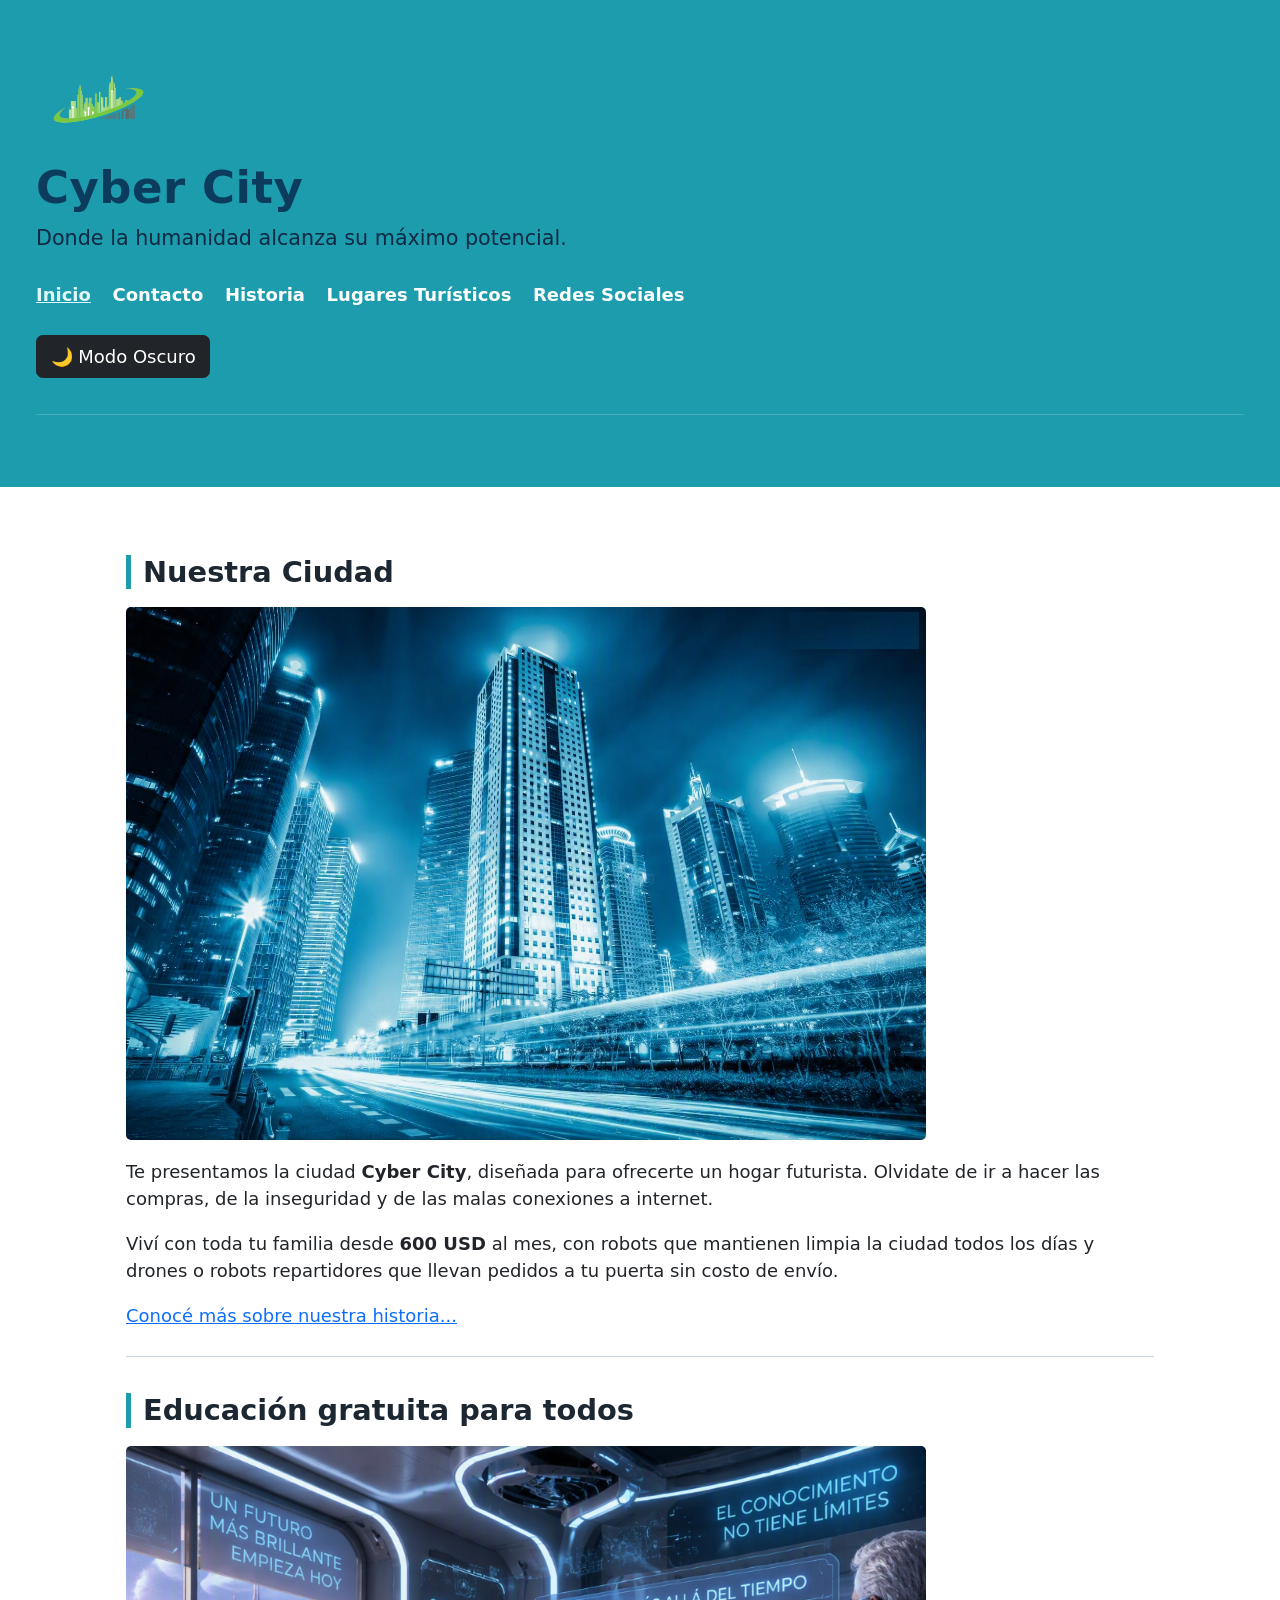
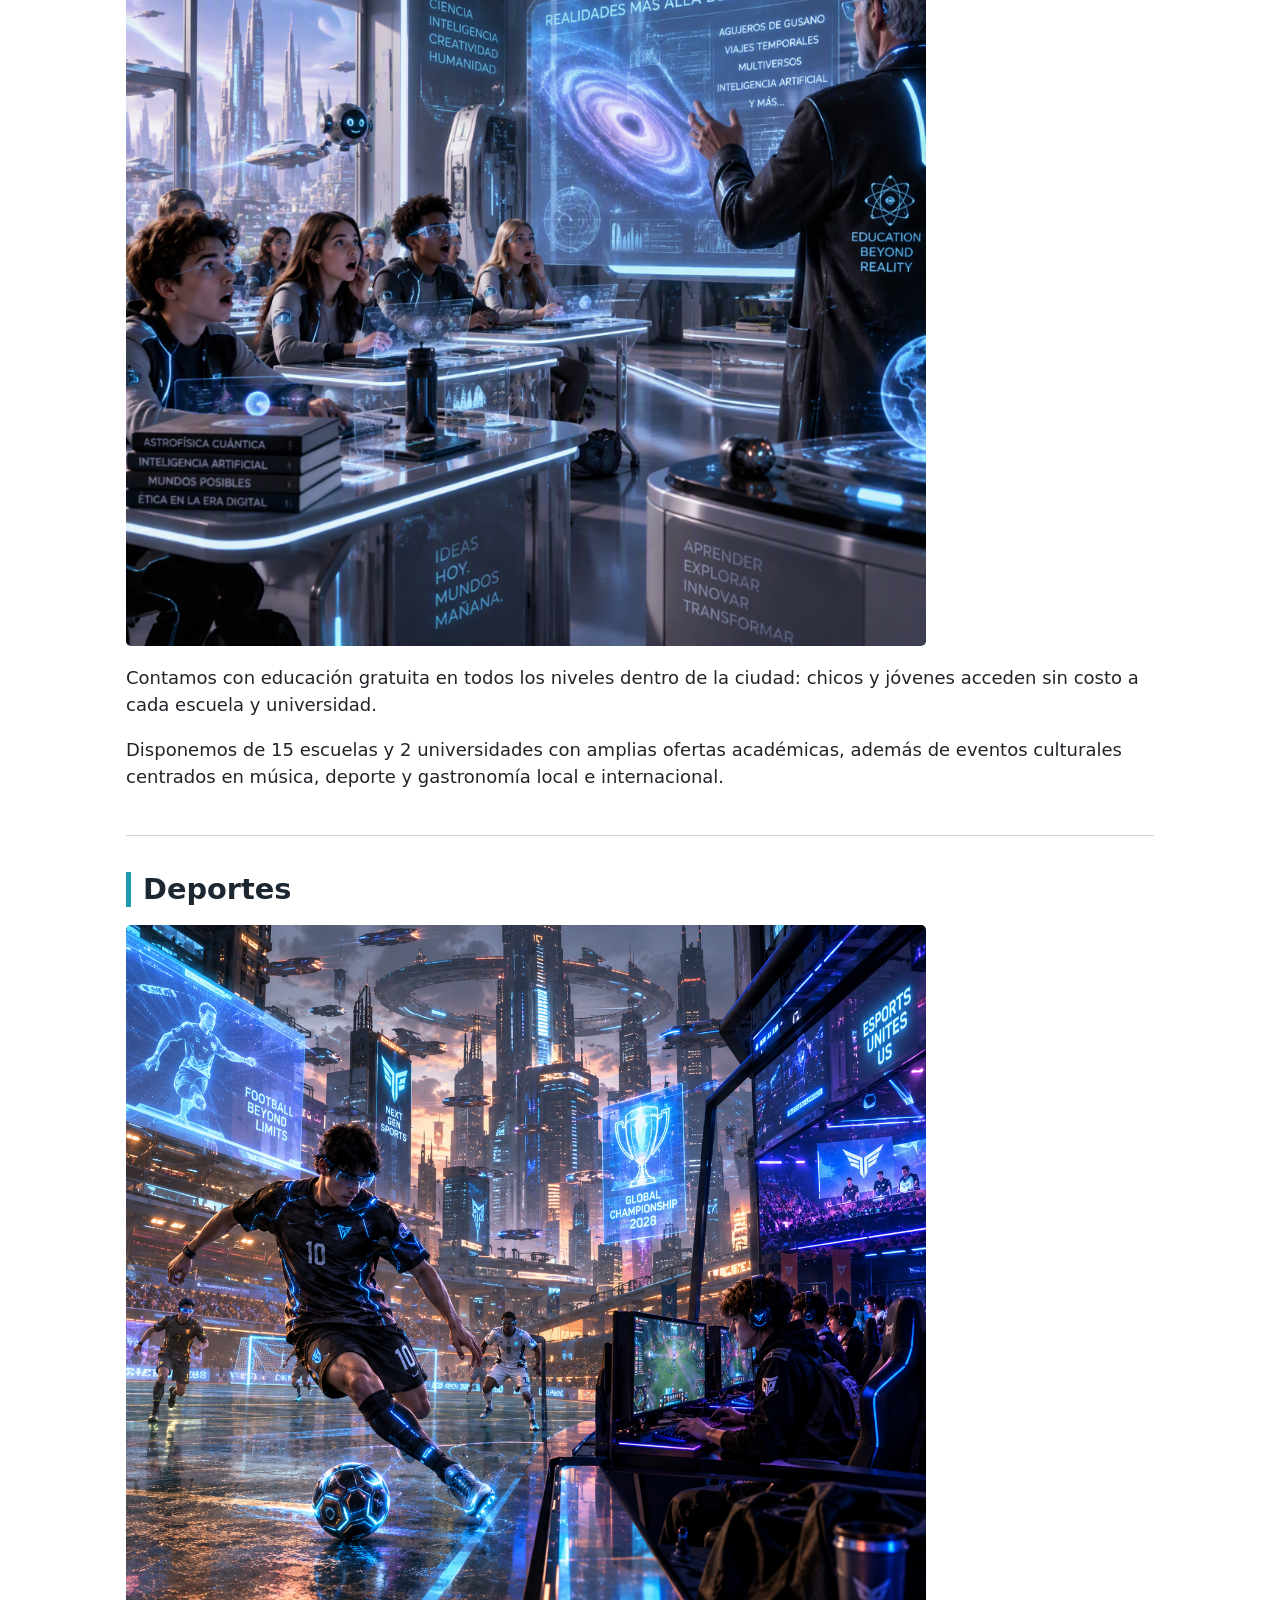
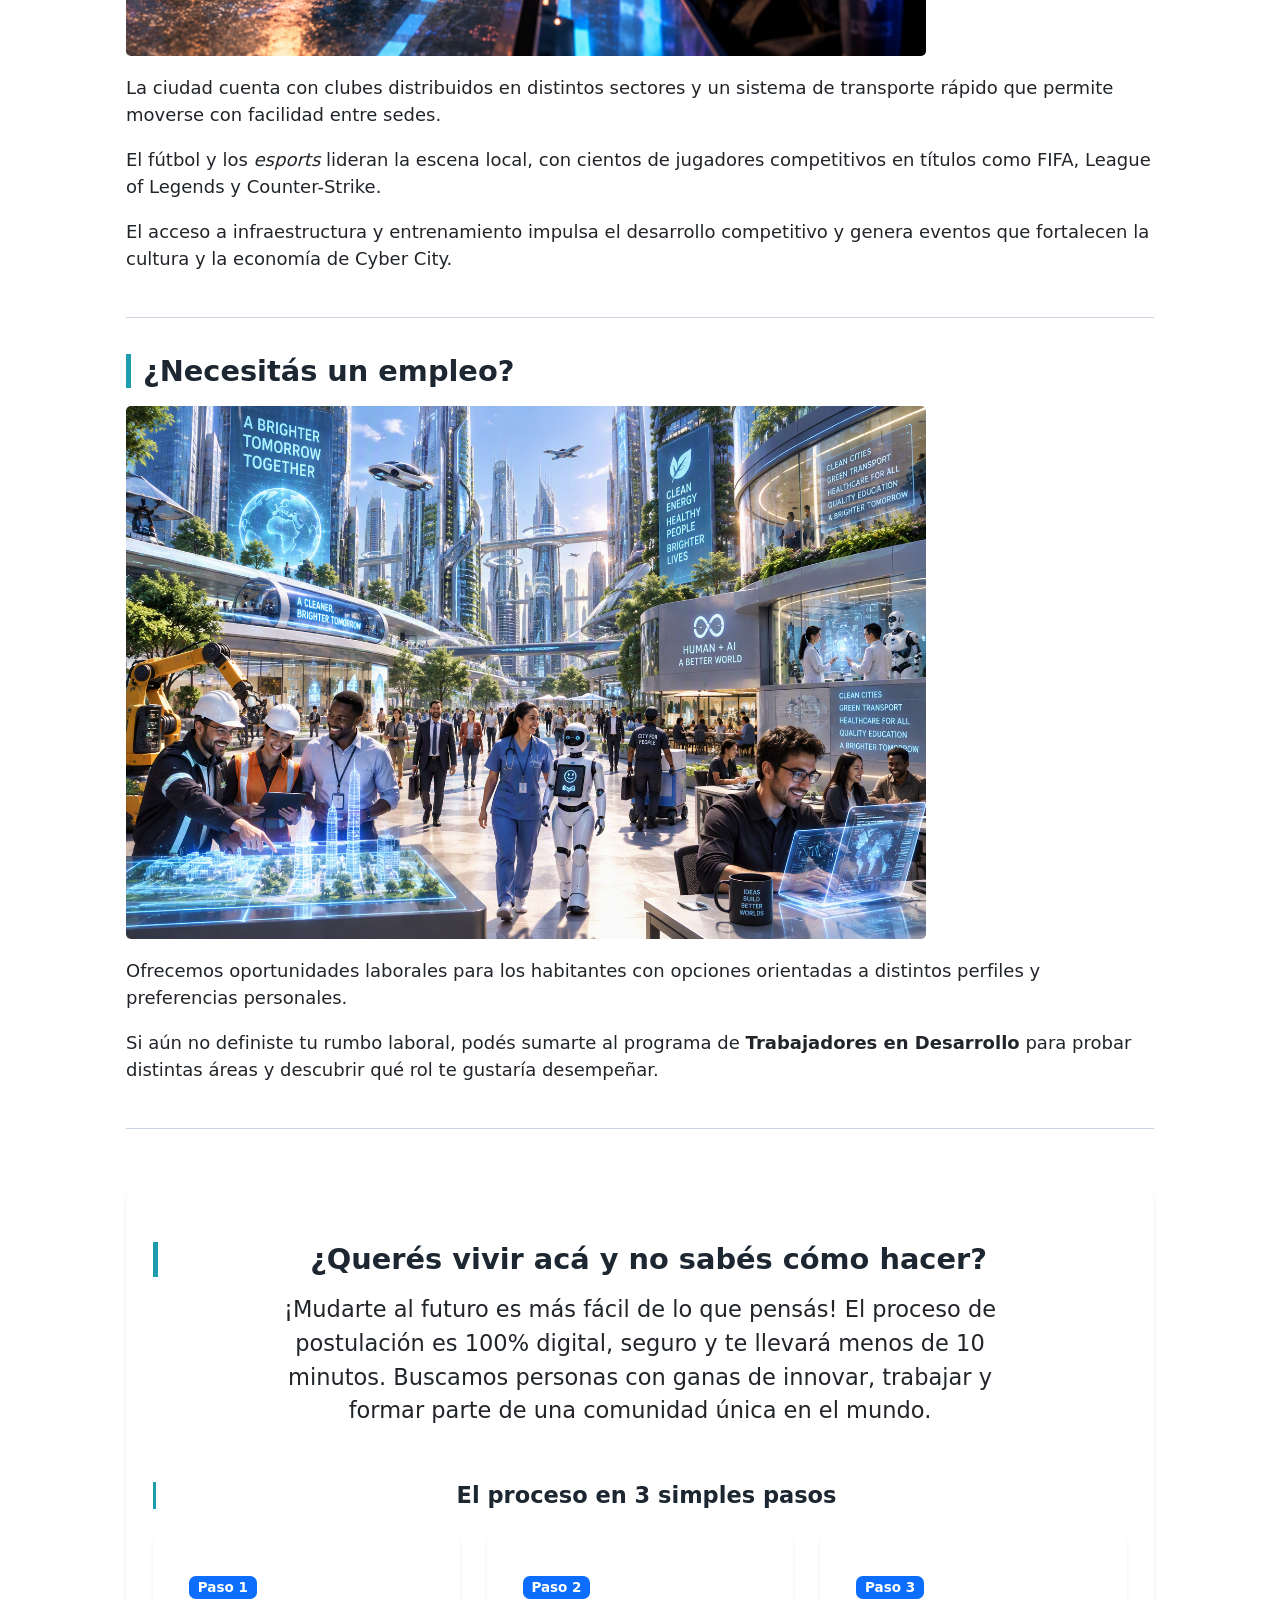
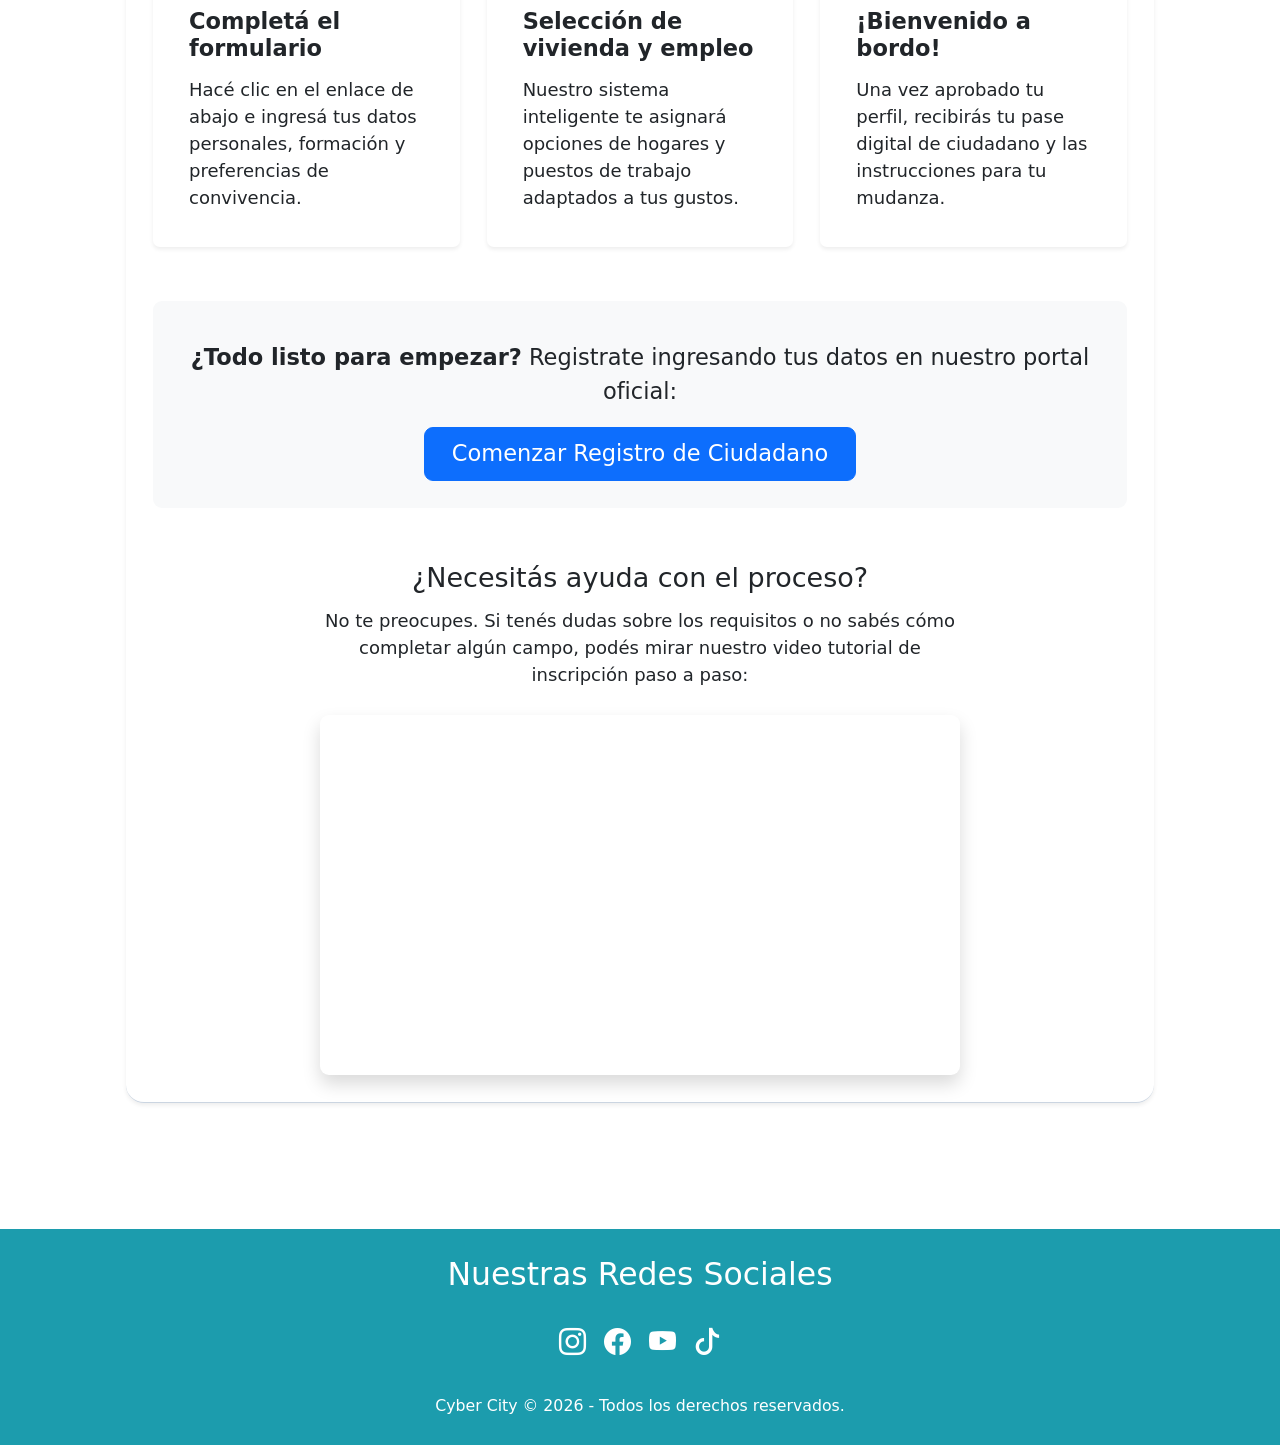
<file: index.html>
<!DOCTYPE html>
<html lang="es">
<head>
    <meta charset="UTF-8">
    <meta name="viewport" content="width=device-width, initial-scale=1.0">
    <title>Inicio — Cyber City</title>

    <link rel="preconnect" href="https://fonts.googleapis.com">
    <link rel="preconnect" href="https://fonts.gstatic.com" crossorigin>
    <link href="https://cdn.jsdelivr.net/npm/bootstrap@5.3.8/dist/css/bootstrap.min.css" rel="stylesheet" integrity="sha384-sRIl4kxILFvY47J16cr9ZwB07vP4J8+LH7qKQnuqkuIAvNWLzeN8tE5YBujZqJLB" crossorigin="anonymous">
    <link rel="stylesheet" href="https://cdn.jsdelivr.net/npm/bootstrap-icons@1.11.3/font/bootstrap-icons.min.css">
    <link href="https://fonts.googleapis.com/css2?family=Cherry+Bomb+One&family=Inter:ital,opsz,wght@0,14..32,100..900;1,14..32,100..900&family=Neuton:ital,wght@0,200;0,300;0,400;0,700;0,800;1,400&family=Tangerine:wght@400;700&display=swap" rel="stylesheet">
    <link rel="stylesheet" href="./CSS/estilos.css">
</head>
<body>
    <header>
        <img src="./img/logo-futurista.png" alt="Logo de Cyber City" height="125" width="125">
        <h1>Cyber City</h1>
        <p class="lema-ciudad">Donde la humanidad alcanza su máximo potencial.</p>

        <nav class="navbar navbar-expand-md" aria-label="Navegación principal">
            <button class="navbar-toggler" type="button" data-bs-toggle="collapse" data-bs-target="#navbarNav" aria-controls="navbarNav" aria-expanded="false" aria-label="Alternar navegación">
                <span class="barrita"></span>
                <span class="barrita"></span>
                <span class="barrita"></span>
            </button>

            <div class="collapse navbar-collapse" id="navbarNav">
                <ul>
                    <li><a href="./index.html" aria-current="page">Inicio</a></li>
                    <li><a href="./contacto.html">Contacto</a></li>
                    <li><a href="./historia.html">Historia</a></li>
                    <li><a href="./lugaresTuristicos.html">Lugares Turísticos</a></li>
                    <li><a href="#redes">Redes Sociales</a></li>
                </ul>
            </div>
        </nav>

        <button id="btn-tema" class="btn btn-dark mt-2" type="button">🌙 Modo Oscuro</button>
        <hr>
    </header>

    <main>
        <section>
            <h2>Nuestra Ciudad</h2>
            <img src="./img/ciudadFuturistica1.png" alt="Vista panorámica de Cyber City con edificios futuristas" height="534" width="800">
            <p>
                Te presentamos la ciudad <strong>Cyber City</strong>, diseñada para ofrecerte un hogar futurista. Olvidate de ir a hacer las compras, de la inseguridad y de las malas conexiones a internet.
            </p>
            <p>
                Viví con toda tu familia desde <strong>600 USD</strong> al mes, con robots que mantienen limpia la ciudad todos los días y drones o robots repartidores que llevan pedidos a tu puerta sin costo de envío.
            </p>
            <a href="./historia.html">Conocé más sobre nuestra historia...</a>
        </section>

        <section>
            <h2>Educación gratuita para todos</h2>
            <img src="./img/estudiantes.png" alt="Estudiantes en el campus de Cyber City" height="125" width="125">
            <p>
                Contamos con educación gratuita en todos los niveles dentro de la ciudad: chicos y jóvenes acceden sin costo a cada escuela y universidad.
            </p>
            <p>
                Disponemos de 15 escuelas y 2 universidades con amplias ofertas académicas, además de eventos culturales centrados en música, deporte y gastronomía local e internacional.
            </p>
        </section>

        <section>
            <h2>Deportes</h2>
            <img src="./img/deportes.png" alt="Actividades deportivas y competencias en Cyber City" height="125" width="125">
            <p>
                La ciudad cuenta con clubes distribuidos en distintos sectores y un sistema de transporte rápido que permite moverse con facilidad entre sedes.
            </p>
            <p>
                El fútbol y los <em>esports</em> lideran la escena local, con cientos de jugadores competitivos en títulos como FIFA, League of Legends y Counter-Strike.
            </p>
            <p>
                El acceso a infraestructura y entrenamiento impulsa el desarrollo competitivo y genera eventos que fortalecen la cultura y la economía de Cyber City.
            </p>
        </section>

        <section>
            <h2>¿Necesitás un empleo?</h2>
            <img src="./img/Designer.png" alt="Profesional trabajando en diseño y tecnología en Cyber City" height="125" width="125">
            <p>
                Ofrecemos oportunidades laborales para los habitantes con opciones orientadas a distintos perfiles y preferencias personales.
            </p>
            <p>
                Si aún no definiste tu rumbo laboral, podés sumarte al programa de <strong>Trabajadores en Desarrollo</strong> para probar distintas áreas y descubrir qué rol te gustaría desempeñar.
            </p>
        </section>

        <section class="inscripcion container my-5 p-4 rounded-4 shadow-sm">
            <div class="text-center mb-4">
                <h2 class="fw-bold">¿Querés vivir acá y no sabés cómo hacer?</h2>
                <p class="introduccion lead mx-auto" style="max-width: 750px;">
                    ¡Mudarte al futuro es más fácil de lo que pensás! El proceso de postulación es 100% digital, seguro y te llevará <strong>menos de 10 minutos</strong>. Buscamos personas con ganas de innovar, trabajar y formar parte de una comunidad única en el mundo.
                </p>
            </div>

            <div class="my-5">
                <h3 class="text-center mb-4">El proceso en 3 simples pasos</h3>
                <div class="row g-4">
                    <div class="col-md-4">
                        <div class="card h-100 shadow-sm border-0 p-3">
                            <div class="card-body">
                                <span class="badge bg-primary mb-2">Paso 1</span>
                                <h4 class="h5 card-title fw-bold">Completá el formulario</h4>
                                <p class="card-text">Hacé clic en el enlace de abajo e ingresá tus datos personales, formación y preferencias de convivencia.</p>
                            </div>
                        </div>
                    </div>

                    <div class="col-md-4">
                        <div class="card h-100 shadow-sm border-0 p-3">
                            <div class="card-body">
                                <span class="badge bg-primary mb-2">Paso 2</span>
                                <h4 class="h5 card-title fw-bold">Selección de vivienda y empleo</h4>
                                <p class="card-text">Nuestro sistema inteligente te asignará opciones de hogares y puestos de trabajo adaptados a tus gustos.</p>
                            </div>
                        </div>
                    </div>

                    <div class="col-md-4">
                        <div class="card h-100 shadow-sm border-0 p-3">
                            <div class="card-body">
                                <span class="badge bg-primary mb-2">Paso 3</span>
                                <h4 class="h5 card-title fw-bold">¡Bienvenido a bordo!</h4>
                                <p class="card-text">Una vez aprobado tu perfil, recibirás tu pase digital de ciudadano y las instrucciones para tu mudanza.</p>
                            </div>
                        </div>
                    </div>
                </div>
            </div>

            <div class="text-center my-5 p-4 rounded-3 bg-body-tertiary">
                <p class="fs-5 mb-3">
                    <strong>¿Todo listo para empezar?</strong> Registrate ingresando tus datos en nuestro portal oficial:
                </p>
                <a href="./contacto.html" class="boton-registro btn btn-primary btn-lg px-4">Comenzar Registro de Ciudadano</a>
            </div>

            <div class="text-center mt-5">
                <h4>¿Necesitás ayuda con el proceso?</h4>
                <p class="mx-auto mb-4" style="max-width: 650px;">
                    No te preocupes. Si tenés dudas sobre los requisitos o no sabés cómo completar algún campo, podés mirar nuestro video tutorial de inscripción paso a paso:
                </p>

                <div class="ratio ratio-16x9 mx-auto rounded-3 overflow-hidden shadow" style="max-width: 640px;">
                    <iframe src="https://www.youtube.com/embed/RsSzoD-5GIU?si=A2efNoGz0tbU1Exn" title="Tutorial de inscripción en YouTube" allow="accelerometer; autoplay; clipboard-write; encrypted-media; gyroscope; picture-in-picture; web-share" referrerpolicy="strict-origin-when-cross-origin" allowfullscreen></iframe>
                </div>
            </div>
        </section>
    </main>

    <footer id="redes">
        <h3>Nuestras Redes Sociales</h3>

        <nav aria-label="Redes sociales">
            <ul class="list-unstyled d-flex flex-wrap gap-3 align-items-center justify-content-center m-0">
                <li>
                    <a href="https://www.instagram.com/" target="_blank" rel="noopener noreferrer" class="text-decoration-none fs-4" aria-label="Instagram de Cyber City">
                        <i class="bi bi-instagram" aria-hidden="true"></i>
                        <span class="visually-hidden">Instagram</span>
                    </a>
                </li>
                <li>
                    <a href="https://www.facebook.com/" target="_blank" rel="noopener noreferrer" class="text-decoration-none fs-4" aria-label="Facebook de Cyber City">
                        <i class="bi bi-facebook" aria-hidden="true"></i>
                        <span class="visually-hidden">Facebook</span>
                    </a>
                </li>
                <li>
                    <a href="https://www.youtube.com/" target="_blank" rel="noopener noreferrer" class="text-decoration-none fs-4" aria-label="YouTube de Cyber City">
                        <i class="bi bi-youtube" aria-hidden="true"></i>
                        <span class="visually-hidden">YouTube</span>
                    </a>
                </li>
                <li>
                    <a href="https://www.tiktok.com/" target="_blank" rel="noopener noreferrer" class="text-decoration-none fs-4" aria-label="TikTok de Cyber City">
                        <i class="bi bi-tiktok" aria-hidden="true"></i>
                        <span class="visually-hidden">TikTok</span>
                    </a>
                </li>
            </ul>
        </nav>

        <p class="mt-3 mb-0">
            <small>Cyber City &copy; 2026 - Todos los derechos reservados.</small>
        </p>
    </footer>

    <script src="https://cdn.jsdelivr.net/npm/bootstrap@5.3.8/dist/js/bootstrap.bundle.min.js" integrity="sha384-FKyoEForCGlyvwx9Hj09JcYn3nv7wiPVlz7YYwJrWVcXK/BmnVDxM+D2scQbITxI" crossorigin="anonymous"></script>
    <script src="./js/main.js"></script>
</body>
</html>
</file>
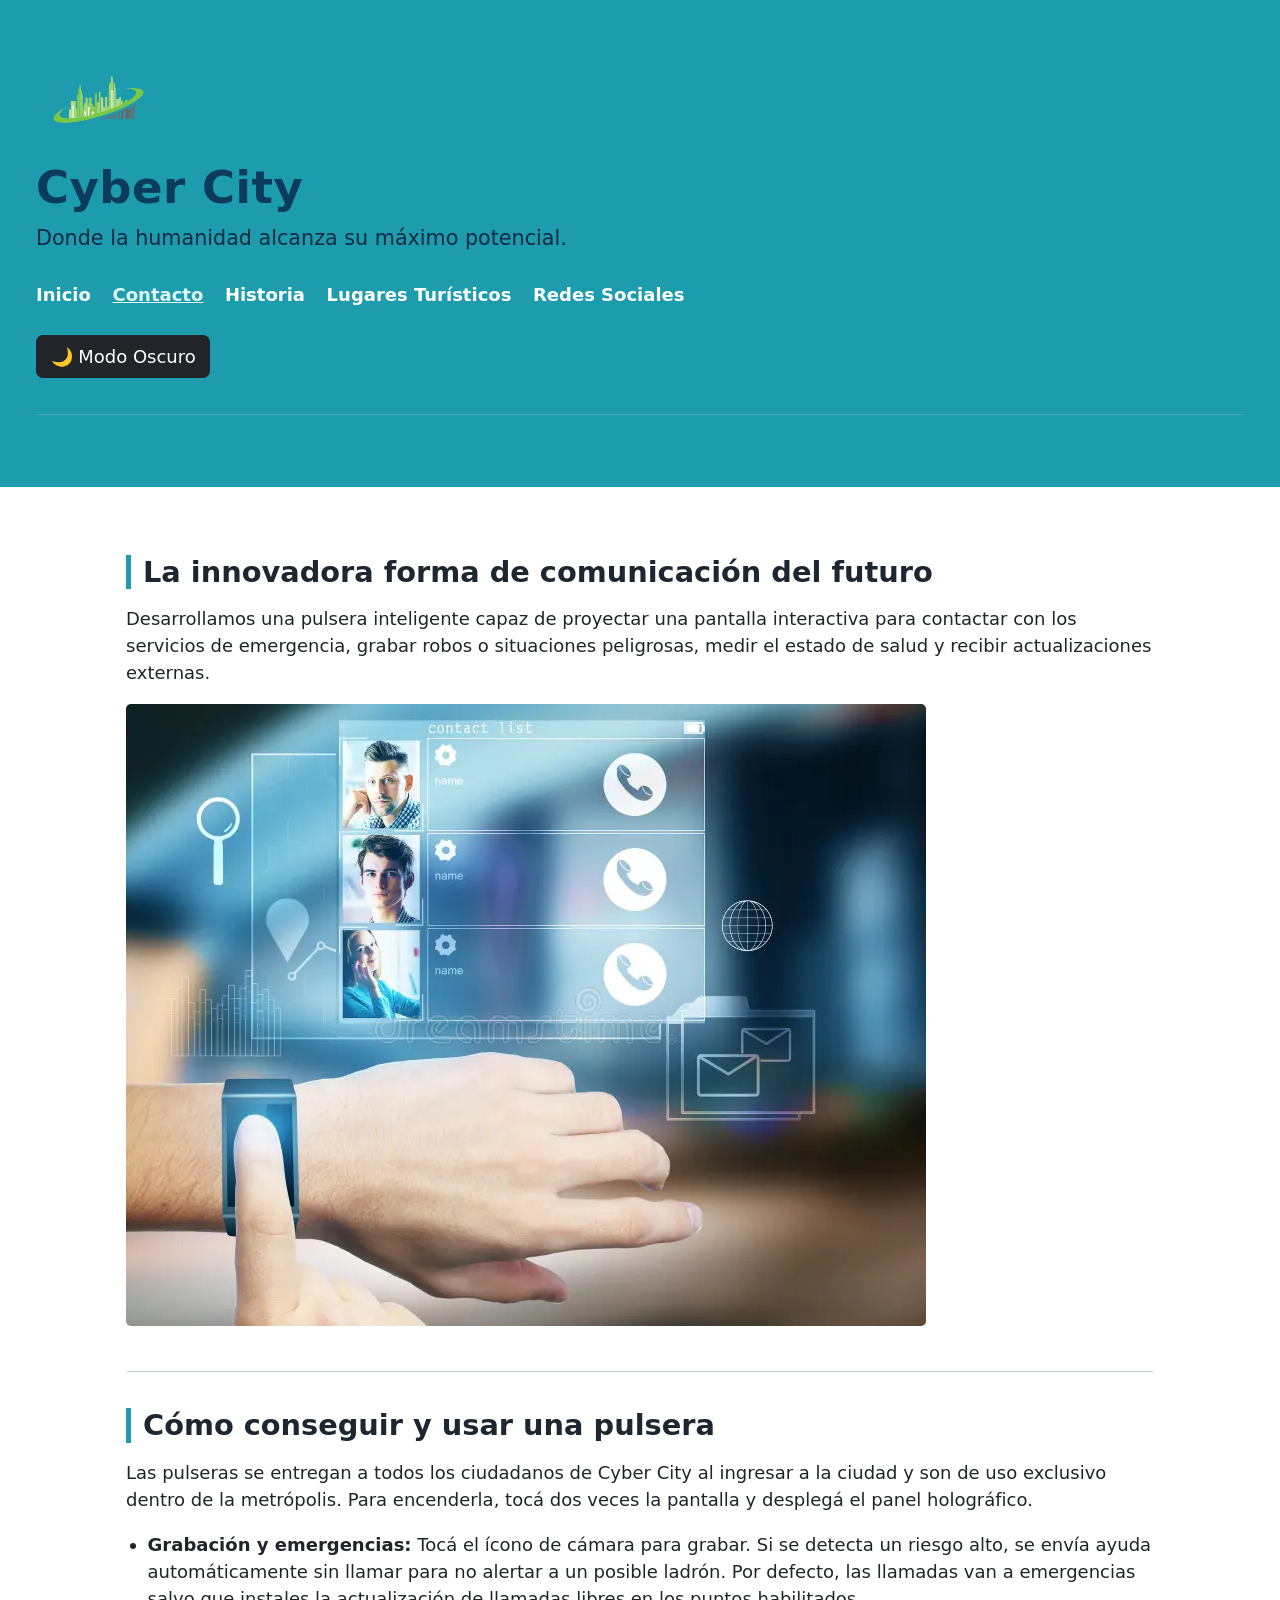
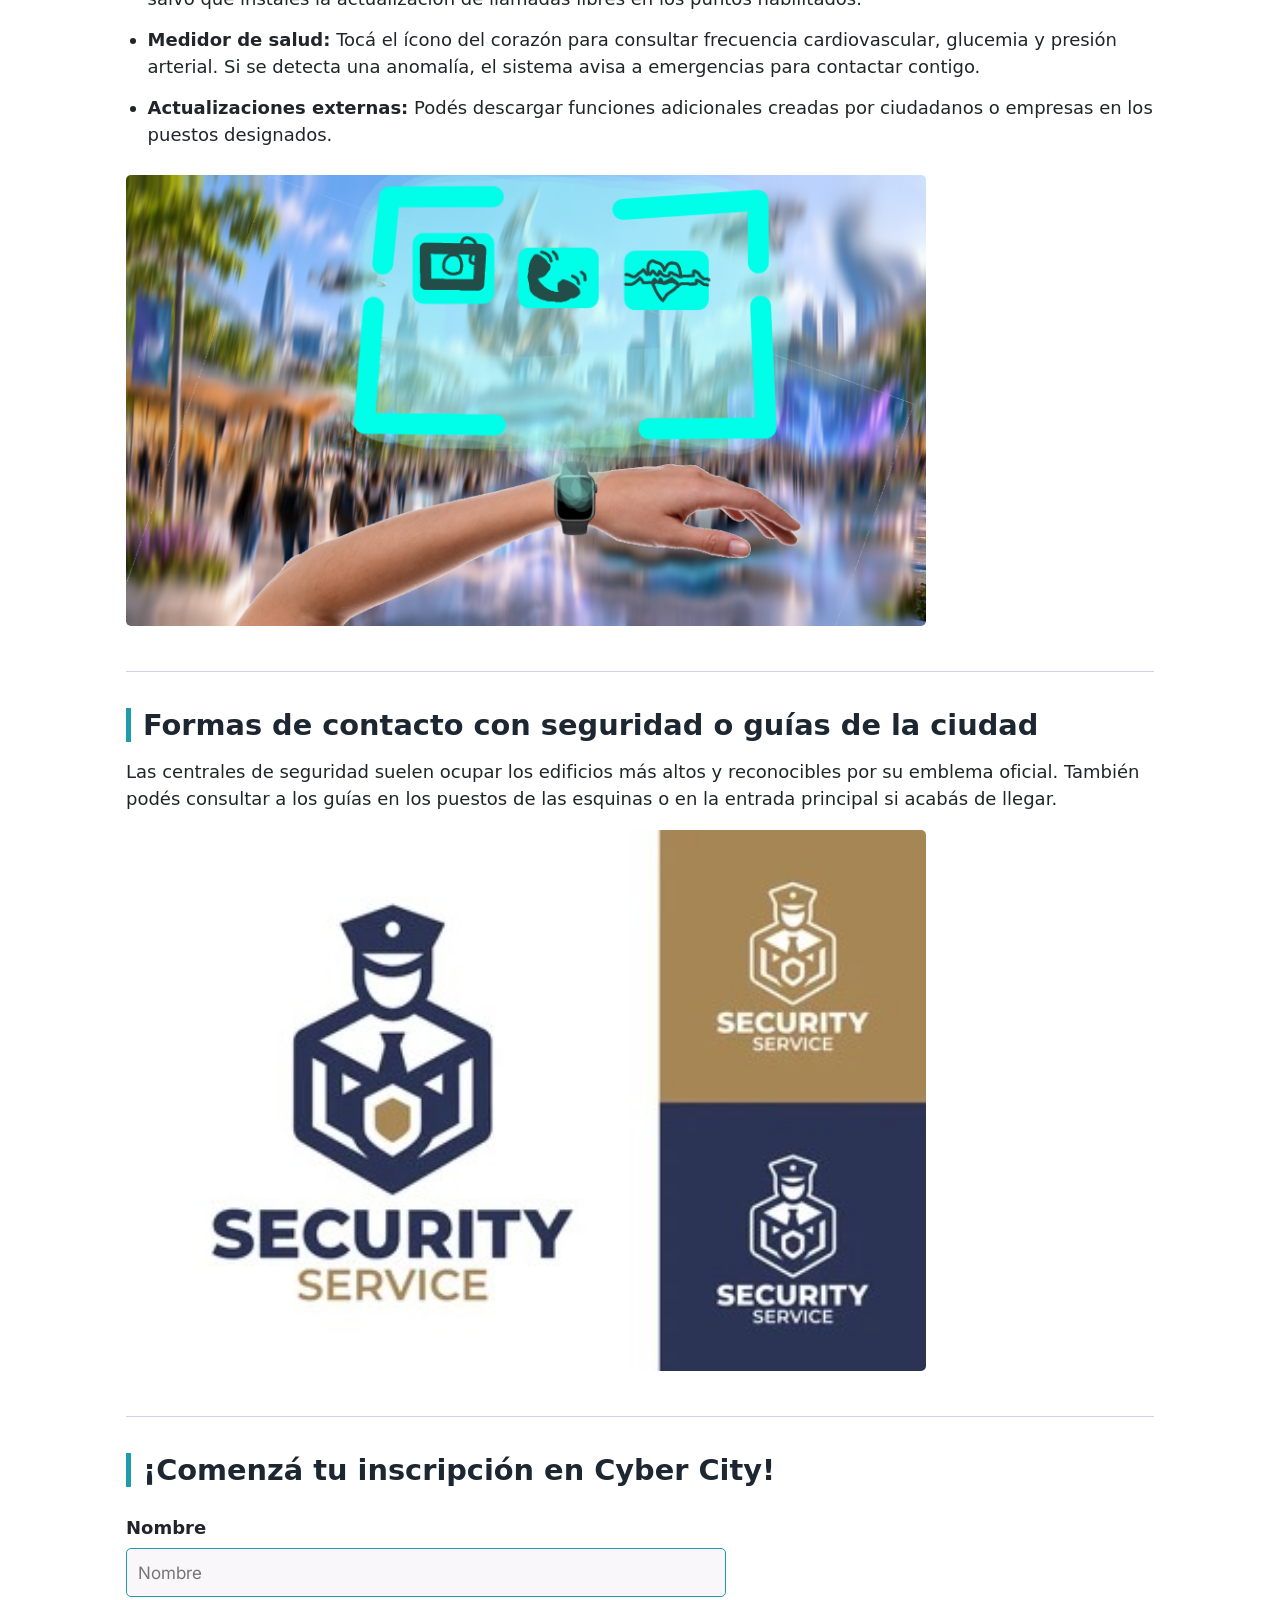
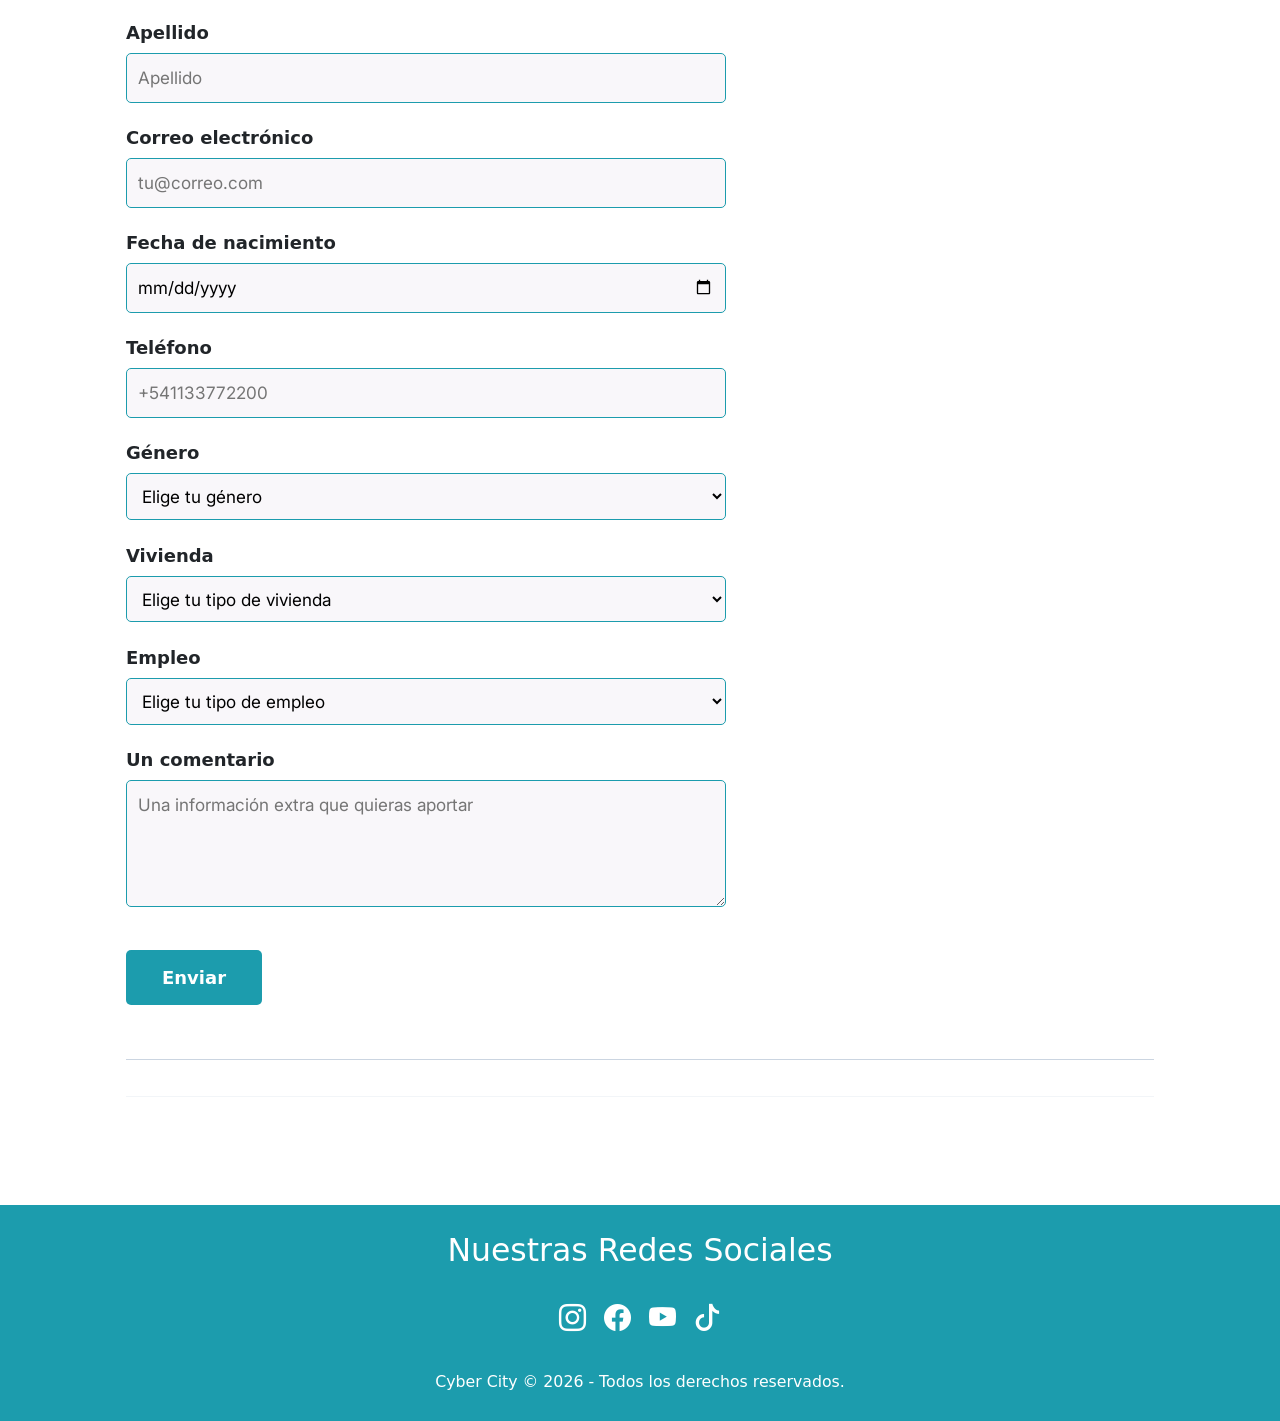
<file: contacto.html>
<!DOCTYPE html>
<html lang="es">
<head>
    <meta charset="UTF-8">
    <meta name="viewport" content="width=device-width, initial-scale=1.0">
    <title>Contacto e Inscripción — Cyber City</title>

    <link rel="preconnect" href="https://fonts.googleapis.com">
    <link rel="preconnect" href="https://fonts.gstatic.com" crossorigin>
    <link href="https://cdn.jsdelivr.net/npm/bootstrap@5.3.8/dist/css/bootstrap.min.css" rel="stylesheet" integrity="sha384-sRIl4kxILFvY47J16cr9ZwB07vP4J8+LH7qKQnuqkuIAvNWLzeN8tE5YBujZqJLB" crossorigin="anonymous">
    <link rel="stylesheet" href="https://cdn.jsdelivr.net/npm/bootstrap-icons@1.11.3/font/bootstrap-icons.min.css">
    <link href="https://fonts.googleapis.com/css2?family=Cherry+Bomb+One&family=Inter:ital,opsz,wght@0,14..32,100..900;1,14..32,100..900&family=Neuton:ital,wght@0,200;0,300;0,400;0,700;0,800;1,400&family=Tangerine:wght@400;700&display=swap" rel="stylesheet">
    <link rel="stylesheet" href="./CSS/estilos.css">
</head>
<body>
    <header>
        <img src="./img/logo-futurista.png" alt="Logo de Cyber City" height="125" width="125">
        <h1>Cyber City</h1>
        <p class="lema-ciudad">Donde la humanidad alcanza su máximo potencial.</p>

        <nav class="navbar navbar-expand-md" aria-label="Navegación principal">
            <button class="navbar-toggler" type="button" data-bs-toggle="collapse" data-bs-target="#navbarNav" aria-controls="navbarNav" aria-expanded="false" aria-label="Alternar navegación">
                <span class="barrita"></span>
                <span class="barrita"></span>
                <span class="barrita"></span>
            </button>

            <div class="collapse navbar-collapse" id="navbarNav">
                <ul>
                    <li><a href="./index.html">Inicio</a></li>
                    <li><a href="./contacto.html" aria-current="page">Contacto</a></li>
                    <li><a href="./historia.html">Historia</a></li>
                    <li><a href="./lugaresTuristicos.html">Lugares Turísticos</a></li>
                    <li><a href="#redes">Redes Sociales</a></li>
                </ul>
            </div>
        </nav>

        <button id="btn-tema" class="btn btn-dark mt-2" type="button">🌙 Modo Oscuro</button>
        <hr>
    </header>

    <main>
        <section aria-labelledby="titulo-pulsera-intro">
            <h2 id="titulo-pulsera-intro">La innovadora forma de comunicación del futuro</h2>
            <p>
                Desarrollamos una pulsera inteligente capaz de proyectar una pantalla interactiva para contactar con los servicios de emergencia, grabar robos o situaciones peligrosas, medir el estado de salud y recibir actualizaciones externas.
            </p>
            <img src="./img/pulcera-futurista.webp" alt="Pulsera holográfica futurista proyectando una interfaz en la muñeca" height="300" width="500">
        </section>

        <section aria-labelledby="titulo-uso-pulsera">
            <h2 id="titulo-uso-pulsera">Cómo conseguir y usar una pulsera</h2>
            <p>
                Las pulseras se entregan a todos los ciudadanos de Cyber City al ingresar a la ciudad y son de uso exclusivo dentro de la metrópolis. Para encenderla, tocá dos veces la pantalla y desplegá el panel holográfico.
            </p>
            <ul>
                <li><strong>Grabación y emergencias:</strong> Tocá el ícono de cámara para grabar. Si se detecta un riesgo alto, se envía ayuda automáticamente sin llamar para no alertar a un posible ladrón. Por defecto, las llamadas van a emergencias salvo que instales la actualización de llamadas libres en los puntos habilitados.</li>
                <li><strong>Medidor de salud:</strong> Tocá el ícono del corazón para consultar frecuencia cardiovascular, glucemia y presión arterial. Si se detecta una anomalía, el sistema avisa a emergencias para contactar contigo.</li>
                <li><strong>Actualizaciones externas:</strong> Podés descargar funciones adicionales creadas por ciudadanos o empresas en los puestos designados.</li>
            </ul>
            <img src="./img/pulcera-refecencia.png" alt="Referencia visual de los controles y funciones de la pulsera de Cyber City" height="300" width="500">
        </section>

        <section aria-labelledby="titulo-seguridad">
            <h2 id="titulo-seguridad">Formas de contacto con seguridad o guías de la ciudad</h2>
            <p>
                Las centrales de seguridad suelen ocupar los edificios más altos y reconocibles por su emblema oficial. También podés consultar a los guías en los puestos de las esquinas o en la entrada principal si acabás de llegar.
            </p>
            <img src="./img/cuerpo-seguridad.jpg" alt="Personal de seguridad de Cyber City en patrullaje urbano" height="350" width="500">
        </section>

        <section aria-labelledby="titulo-inscripcion">
            <h2 id="titulo-inscripcion">¡Comenzá tu inscripción en Cyber City!</h2>

            <form action="#" method="post" novalidate>
                <label for="nombre">Nombre</label>
                <input type="text" id="nombre" name="nombre" placeholder="Nombre" required>

                <label for="apellido">Apellido</label>
                <input type="text" id="apellido" name="apellido" placeholder="Apellido" required>

                <label for="email">Correo electrónico</label>
                <input type="email" name="email" id="email" placeholder="tu@correo.com" required>

                <label for="fechaNac">Fecha de nacimiento</label>
                <input type="date" name="fechaNac" id="fechaNac" required>

                <label for="telefono">Teléfono</label>
                <input type="tel" name="telefono" id="telefono" placeholder="+541133772200">

                <label for="genero">Género</label>
                <select name="genero" id="genero">
                    <option value="" disabled selected>Elige tu género</option>
                    <option value="masc">Masculino</option>
                    <option value="fem">Femenino</option>
                    <option value="bin">No binario / Otro</option>
                    <option value="nop">Prefiero no decirlo</option>
                </select>

                <label for="vivienda">Vivienda</label>
                <select name="vivienda" id="vivienda" required>
                    <option value="" disabled selected>Elige tu tipo de vivienda</option>
                    <option value="depto-modular">Departamento Modular Inteligente (Paredes móviles automatizadas)</option>
                    <option value="casa-arbol">Eco-Hábitat Bio-Digital (Casa-árbol genética con energía bioluminiscente)</option>
                    <option value="mansion-flotante">Eco-Mansión Flotante (Levitación magnética y mayordomo robot)</option>
                </select>

                <label for="empleo">Empleo</label>
                <select name="empleo" id="empleo" required>
                    <option value="" disabled selected>Elige tu tipo de empleo</option>
                    <option value="propio">Tengo un empleo propio (Remoto / Autónomo)</option>
                    <option value="programador">Programador de Inteligencia Artificial</option>
                    <option value="mecanico">Mecánico de Robots y Drones de Reparto</option>
                    <option value="desarrollo">Programa de Trabajadores en Desarrollo (Aprender oficio)</option>
                </select>

                <label for="mensaje">Un comentario</label>
                <textarea name="mensaje" id="mensaje" rows="4" placeholder="Una información extra que quieras aportar"></textarea>

                <button type="submit">Enviar</button>
            </form>
        </section>

        <hr>
    </main>

    <footer id="redes">
        <h3>Nuestras Redes Sociales</h3>

        <nav aria-label="Redes sociales">
            <ul class="list-unstyled d-flex flex-wrap gap-3 align-items-center justify-content-center m-0">
                <li>
                    <a href="https://www.instagram.com/" target="_blank" rel="noopener noreferrer" class="text-decoration-none fs-4" aria-label="Instagram de Cyber City">
                        <i class="bi bi-instagram" aria-hidden="true"></i>
                        <span class="visually-hidden">Instagram</span>
                    </a>
                </li>
                <li>
                    <a href="https://www.facebook.com/" target="_blank" rel="noopener noreferrer" class="text-decoration-none fs-4" aria-label="Facebook de Cyber City">
                        <i class="bi bi-facebook" aria-hidden="true"></i>
                        <span class="visually-hidden">Facebook</span>
                    </a>
                </li>
                <li>
                    <a href="https://www.youtube.com/" target="_blank" rel="noopener noreferrer" class="text-decoration-none fs-4" aria-label="YouTube de Cyber City">
                        <i class="bi bi-youtube" aria-hidden="true"></i>
                        <span class="visually-hidden">YouTube</span>
                    </a>
                </li>
                <li>
                    <a href="https://www.tiktok.com/" target="_blank" rel="noopener noreferrer" class="text-decoration-none fs-4" aria-label="TikTok de Cyber City">
                        <i class="bi bi-tiktok" aria-hidden="true"></i>
                        <span class="visually-hidden">TikTok</span>
                    </a>
                </li>
            </ul>
        </nav>

        <p class="mt-3 mb-0">
            <small>Cyber City &copy; 2026 - Todos los derechos reservados.</small>
        </p>
    </footer>

    <script src="https://cdn.jsdelivr.net/npm/bootstrap@5.3.8/dist/js/bootstrap.bundle.min.js" integrity="sha384-FKyoEForCGlyvwx9Hj09JcYn3nv7wiPVlz7YYwJrWVcXK/BmnVDxM+D2scQbITxI" crossorigin="anonymous"></script>
    <script src="./js/main.js"></script>
</body>
</html>
</file>
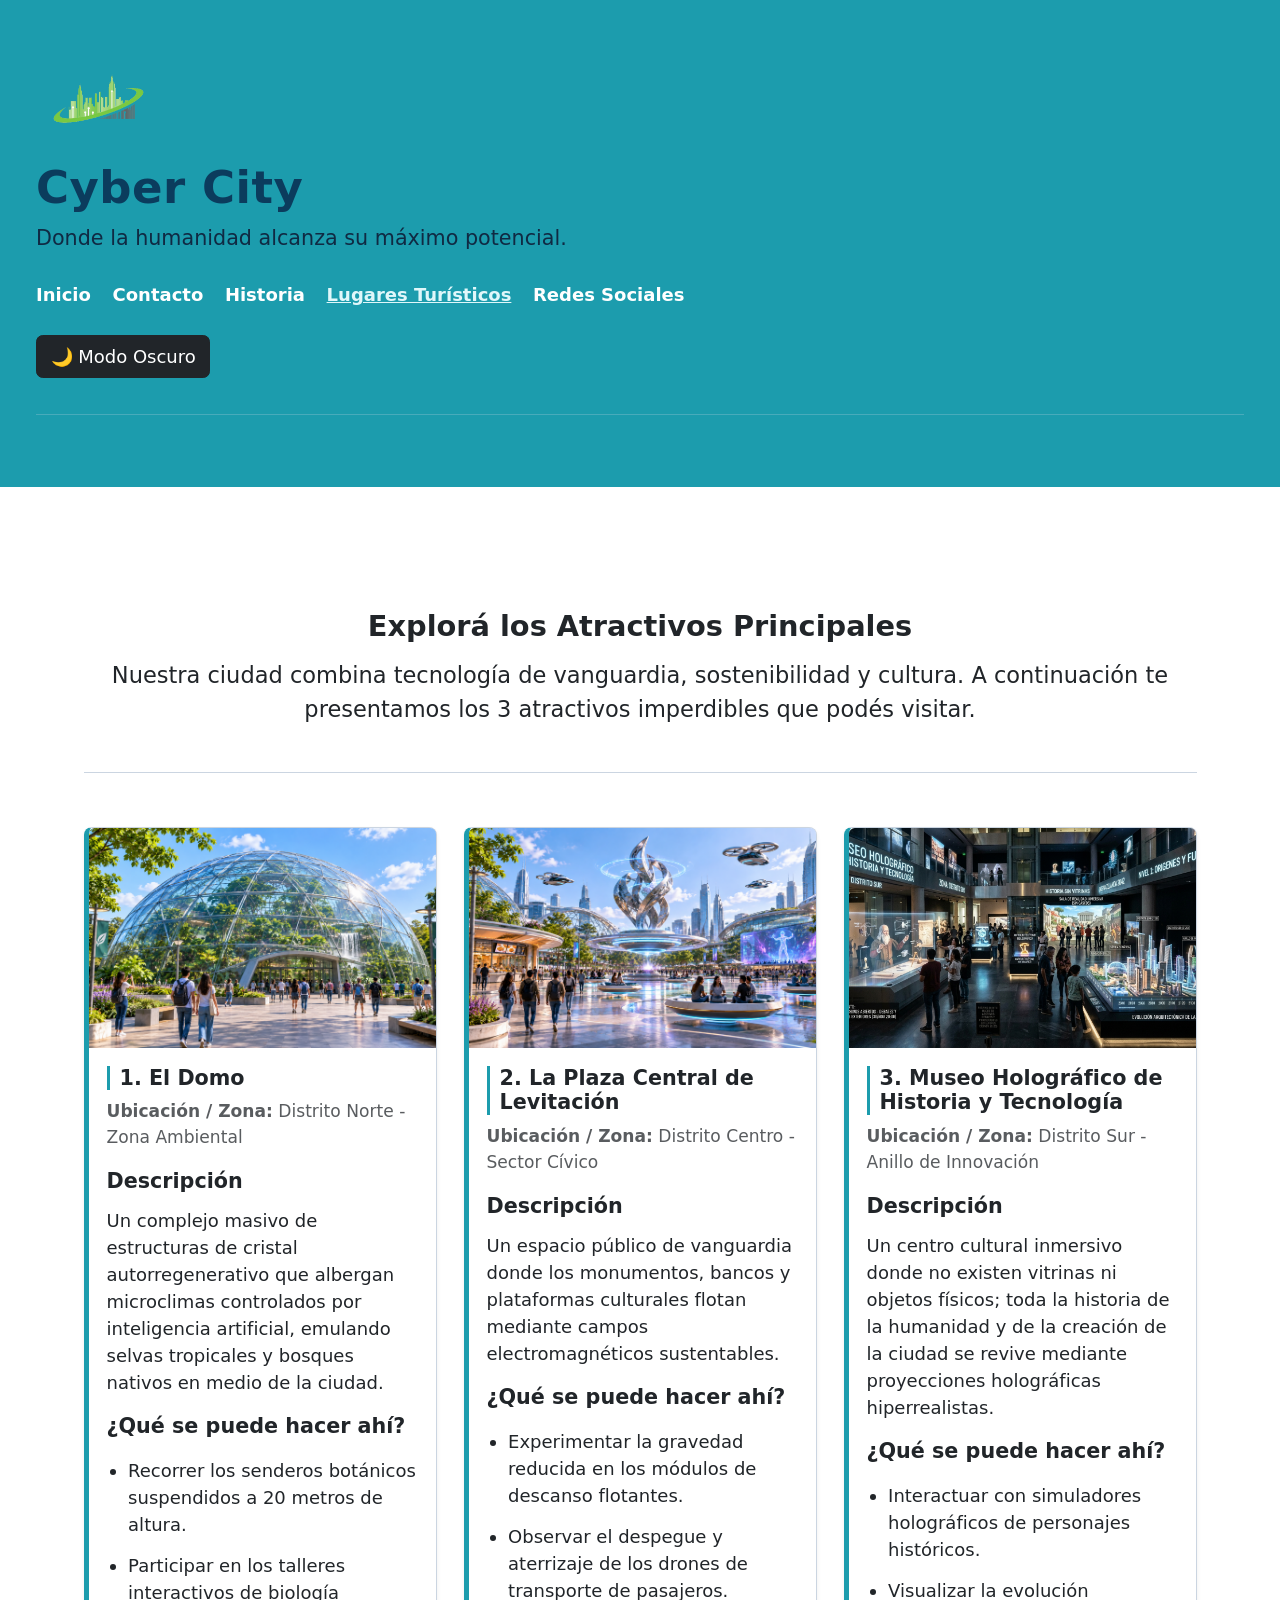
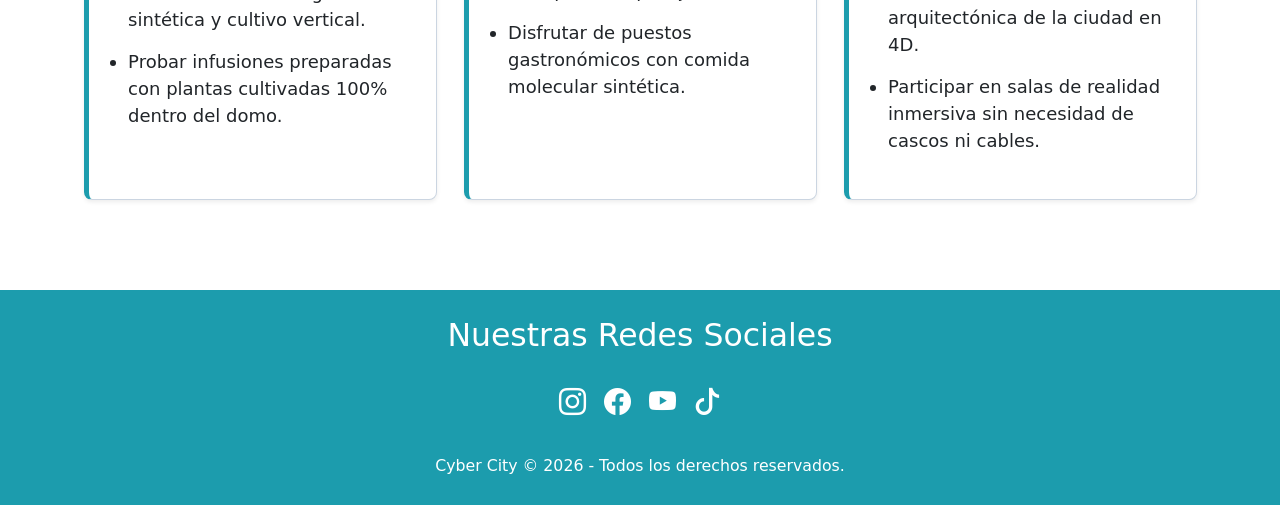
<file: lugaresTuristicos.html>
<!DOCTYPE html>
<html lang="es">
<head>
    <meta charset="UTF-8">
    <meta name="viewport" content="width=device-width, initial-scale=1.0">
    <title>Lugares Turísticos — Cyber City</title>

    <link rel="preconnect" href="https://fonts.googleapis.com">
    <link rel="preconnect" href="https://fonts.gstatic.com" crossorigin>
    <link href="https://cdn.jsdelivr.net/npm/bootstrap@5.3.8/dist/css/bootstrap.min.css" rel="stylesheet" integrity="sha384-sRIl4kxILFvY47J16cr9ZwB07vP4J8+LH7qKQnuqkuIAvNWLzeN8tE5YBujZqJLB" crossorigin="anonymous">
    <link rel="stylesheet" href="https://cdn.jsdelivr.net/npm/bootstrap-icons@1.11.3/font/bootstrap-icons.min.css">
    <link href="https://fonts.googleapis.com/css2?family=Cherry+Bomb+One&family=Inter:ital,opsz,wght@0,14..32,100..900;1,14..32,100..900&family=Neuton:ital,wght@0,200;0,300;0,400;0,700;0,800;1,400&family=Tangerine:wght@400;700&display=swap" rel="stylesheet">
    <link rel="stylesheet" href="./CSS/estilos.css">
</head>

<body class="bg-body text-body">
    <header>
        <img src="./img/logo-futurista.png" alt="Logo de Cyber City" height="125" width="125">
        <h1>Cyber City</h1>
        <p class="lema-ciudad">Donde la humanidad alcanza su máximo potencial.</p>

        <nav class="navbar navbar-expand-md" aria-label="Navegación principal">
            <button class="navbar-toggler" type="button" data-bs-toggle="collapse" data-bs-target="#navbarNav" aria-controls="navbarNav" aria-expanded="false" aria-label="Alternar navegación">
                <span class="barrita"></span>
                <span class="barrita"></span>
                <span class="barrita"></span>
            </button>

            <div class="collapse navbar-collapse" id="navbarNav">
                <ul>
                    <li><a href="./index.html">Inicio</a></li>
                    <li><a href="./contacto.html">Contacto</a></li>
                    <li><a href="./historia.html">Historia</a></li>
                    <li><a href="./lugaresTuristicos.html" aria-current="page">Lugares Turísticos</a></li>
                    <li><a href="#redes">Redes Sociales</a></li>
                </ul>
            </div>
        </nav>

        <button id="btn-tema" class="btn btn-dark mt-2" type="button">🌙 Modo Oscuro</button>
        <hr>
    </header>

   <main class="container my-5">
        <section class="text-center mb-5">
            <h2 class="text-body border-0 p-0">Explorá los Atractivos Principales</h2>
            <p class="lead text-body">Nuestra ciudad combina tecnología de vanguardia, sostenibilidad y cultura. A continuación te presentamos los 3 atractivos imperdibles que podés visitar.</p>
        </section>

        <div class="row row-cols-1 row-cols-md-3 g-4">

            <div class="col">
                <article class="card tarjeta-turistica h-100 shadow-sm p-0 bg-body">
                    <img src="./img/domo.png" class="card-img-top" alt="Domo botánico futurista con vegetación interior" style="height: 220px; object-fit: cover;">
                    <div class="card-body">
                        <h3 class="card-title h5 text-body">1. El Domo</h3>
                        <p class="ubicacion text-body-secondary"><strong>Ubicación / Zona:</strong> Distrito Norte - Zona Ambiental</p>

                        <h4 class="h6 mt-3 text-body">Descripción</h4>
                        <p class="card-text text-body">Un complejo masivo de estructuras de cristal autorregenerativo que albergan microclimas controlados por inteligencia artificial, emulando selvas tropicales y bosques nativos en medio de la ciudad.</p>

                        <h4 class="h6 mt-3 text-body">¿Qué se puede hacer ahí?</h4>
                        <ul class="text-body">
                            <li>Recorrer los senderos botánicos suspendidos a 20 metros de altura.</li>
                            <li>Participar en los talleres interactivos de biología sintética y cultivo vertical.</li>
                            <li>Probar infusiones preparadas con plantas cultivadas 100% dentro del domo.</li>
                        </ul>
                    </div>
                </article>
            </div>

            <div class="col">
                <article class="card tarjeta-turistica h-100 shadow-sm p-0 bg-body">
                    <img src="./img/plaza.png" class="card-img-top" alt="Plaza futurista con monumento flotante y áreas verdes" style="height: 220px; object-fit: cover;">
                    <div class="card-body">
                        <h3 class="card-title h5 text-body">2. La Plaza Central de Levitación</h3>
                        <p class="ubicacion text-body-secondary"><strong>Ubicación / Zona:</strong> Distrito Centro - Sector Cívico</p>

                        <h4 class="h6 mt-3 text-body">Descripción</h4>
                        <p class="card-text text-body">Un espacio público de vanguardia donde los monumentos, bancos y plataformas culturales flotan mediante campos electromagnéticos sustentables.</p>

                        <h4 class="h6 mt-3 text-body">¿Qué se puede hacer ahí?</h4>
                        <ul class="text-body">
                            <li>Experimentar la gravedad reducida en los módulos de descanso flotantes.</li>
                            <li>Observar el despegue y aterrizaje de los drones de transporte de pasajeros.</li>
                            <li>Disfrutar de puestos gastronómicos con comida molecular sintética.</li>
                        </ul>
                    </div>
                </article>
            </div>

            <div class="col">
                <article class="card tarjeta-turistica h-100 shadow-sm p-0 bg-body">
                    <img src="./img/museoFuturista.jpg" class="card-img-top" alt="Museo Holográfico de Historia y Tecnología con exhibiciones proyectadas" style="height: 220px; object-fit: cover;">
                    <div class="card-body">
                        <h3 class="card-title h5 text-body">3. Museo Holográfico de Historia y Tecnología</h3>
                        <p class="ubicacion text-body-secondary"><strong>Ubicación / Zona:</strong> Distrito Sur - Anillo de Innovación</p>

                        <h4 class="h6 mt-3 text-body">Descripción</h4>
                        <p class="card-text text-body">Un centro cultural inmersivo donde no existen vitrinas ni objetos físicos; toda la historia de la humanidad y de la creación de la ciudad se revive mediante proyecciones holográficas hiperrealistas.</p>

                        <h4 class="h6 mt-3 text-body">¿Qué se puede hacer ahí?</h4>
                        <ul class="text-body">
                            <li>Interactuar con simuladores holográficos de personajes históricos.</li>
                            <li>Visualizar la evolución arquitectónica de la ciudad en 4D.</li>
                            <li>Participar en salas de realidad inmersiva sin necesidad de cascos ni cables.</li>
                        </ul>
                    </div>
                </article>
            </div>

        </div>
    </main>
    <footer id="redes">
        <h3>Nuestras Redes Sociales</h3>

        <nav aria-label="Redes sociales">
            <ul class="list-unstyled d-flex flex-wrap gap-3 align-items-center justify-content-center m-0">
                <li>
                    <a href="https://www.instagram.com/" target="_blank" rel="noopener noreferrer" class="text-decoration-none fs-4" aria-label="Instagram de Cyber City">
                        <i class="bi bi-instagram" aria-hidden="true"></i>
                        <span class="visually-hidden">Instagram</span>
                    </a>
                </li>
                <li>
                    <a href="https://www.facebook.com/" target="_blank" rel="noopener noreferrer" class="text-decoration-none fs-4" aria-label="Facebook de Cyber City">
                        <i class="bi bi-facebook" aria-hidden="true"></i>
                        <span class="visually-hidden">Facebook</span>
                    </a>
                </li>
                <li>
                    <a href="https://www.youtube.com/" target="_blank" rel="noopener noreferrer" class="text-decoration-none fs-4" aria-label="YouTube de Cyber City">
                        <i class="bi bi-youtube" aria-hidden="true"></i>
                        <span class="visually-hidden">YouTube</span>
                    </a>
                </li>
                <li>
                    <a href="https://www.tiktok.com/" target="_blank" rel="noopener noreferrer" class="text-decoration-none fs-4" aria-label="TikTok de Cyber City">
                        <i class="bi bi-tiktok" aria-hidden="true"></i>
                        <span class="visually-hidden">TikTok</span>
                    </a>
                </li>
            </ul>
        </nav>

        <p class="mt-3 mb-0">
            <small>Cyber City &copy; 2026 - Todos los derechos reservados.</small>
        </p>
    </footer>

    <script src="https://cdn.jsdelivr.net/npm/bootstrap@5.3.8/dist/js/bootstrap.bundle.min.js" integrity="sha384-FKyoEForCGlyvwx9Hj09JcYn3nv7wiPVlz7YYwJrWVcXK/BmnVDxM+D2scQbITxI" crossorigin="anonymous"></script>
    <script src="./js/main.js"></script>
</body>
</html>
</file>
<file: CSS/estilos.css>
/* ========================================== PALETA DE COLORES Y VARIABLES ========================================== */
:root {
    --color-primario: #1c9cad;
    --color-primario-oscuro: #157a88;
    --color-acento: #f1f3f3;
    --color-texto: #1a1a1a;
    --color-fondo: #f9f7fa;
    --color-texto-claro: #4a5568;
    --color-borde: #cbd5e1;
    --fuente-principal: "Inter", system-ui, -apple-system, sans-serif;
}

/* ========================================== MODO OSCURO ========================================== */
[data-bs-theme="dark"] {
    --color-primario: #116470;
    --color-primario-oscuro: #1c9cad;
    --color-acento: #1e293b;
    --color-texto: #f1f5f9;
    --color-fondo: #0f172a;
    --color-texto-claro: #94a3b8;
    --color-borde: #334155;
}

[data-bs-theme="dark"] h1 {
    color: #38bdf8;
}

[data-bs-theme="dark"] header h2,
[data-bs-theme="dark"] .lema-ciudad {
    color: #e2e8f0;
}

[data-bs-theme="dark"] main h2,
[data-bs-theme="dark"] main h3,
[data-bs-theme="dark"] .tarjeta-turistica h4 {
    color: var(--color-texto);
}

[data-bs-theme="dark"] .tarjeta-turistica,
[data-bs-theme="dark"] figure.tarjeta-imagen {
    background-color: #1e293b;
    border-color: var(--color-borde);
}

[data-bs-theme="dark"] .tarjeta-turistica .ubicacion,
[data-bs-theme="dark"] dd,
[data-bs-theme="dark"] figcaption,
[data-bs-theme="dark"] figure.tarjeta-imagen figcaption {
    color: var(--color-texto-claro);
}

[data-bs-theme="dark"] form input[type="text"],
[data-bs-theme="dark"] form input[type="email"],
[data-bs-theme="dark"] form input[type="date"],
[data-bs-theme="dark"] form input[type="tel"],
[data-bs-theme="dark"] form select,
[data-bs-theme="dark"] form textarea {
    color: var(--color-texto);
    background-color: #1e293b;
}

/* ========================================== ESTILOS BASE ========================================== */
@layer base {
    *, *::before, *::after {
        box-sizing: border-box;
    }

    html {
        font-size: 18px;
        scroll-behavior: smooth;
    }

    body {
        font-family: var(--fuente-principal);
        font-size: 1rem;
        line-height: 1.6;
        color: var(--color-texto);
        background-color: var(--color-fondo);
        width: 100%;
    }
}

/* ========================================== TIPOGRAFÍA Y ELEMENTOS BÁSICOS ========================================== */
h1 {
    font-family: 'Segoe UI', system-ui, -apple-system, sans-serif;
    font-size: 2.5rem;
    font-weight: 700;
    color: #0b3c5d;
    line-height: 1.2;
    letter-spacing: 0.5px;
    margin-bottom: 8px;
}

header h2,
.lema-ciudad {
    font-family: 'Segoe UI', system-ui, -apple-system, sans-serif;
    font-size: 1.15rem;
    font-weight: 400;
    color: #102a43;
    line-height: 1.5;
    margin-top: 0.25rem;
}

main h2 {
    font-family: 'Segoe UI', system-ui, -apple-system, sans-serif;
    font-size: 1.6rem;
    font-weight: 600;
    color: #1d2731;
    line-height: 1.2;
    border-left: 5px solid var(--color-primario);
    padding-left: 12px;
    margin-top: 32px;
    margin-bottom: 16px;
}

main h3 {
    font-family: 'Segoe UI', system-ui, -apple-system, sans-serif;
    font-size: 1.25rem;
    font-weight: 600;
    color: #1d2731;
    line-height: 1.2;
    border-left: 3px solid var(--color-primario);
    padding-left: 10px;
    margin-top: 24px;
    margin-bottom: 12px;
}

p {
    margin-top: 0.75rem;
}

hr {
    border: none;
    border-top: 1px solid var(--color-borde);
    margin: 2rem 0;
}

/* Listas dentro del Main */
main ul, main ol {
    padding-left: 1.2rem;
    margin-top: 1rem;
    margin-bottom: 1.5rem;
}

main li {
    margin-bottom: 0.8rem;
}

/* Listas de definición (dl, dt, dd) */
dl {
    margin-top: 1rem;
    margin-bottom: 1.5rem;
}

dt {
    font-weight: 700;
    margin-top: 1rem;
    color: var(--color-texto);
}

dd {
    margin-left: 1rem;
    margin-top: 0.25rem;
    color: var(--color-texto-claro);
}

/* ========================================== HEADER Y NAVEGACIÓN ========================================== */
header {
    color: var(--color-texto);
    background-color: var(--color-primario);
    padding: 2rem;
    width: 100%;
}

nav {
    margin-top: 1rem;
    margin-bottom: 0.5rem;
}

nav ul {
    list-style: none;
    display: flex;
    flex-wrap: wrap;
    gap: 1.2rem;
    padding-left: 0;
    margin-bottom: 0;
}

nav a {
    color: #ffffff;
    text-decoration: none;
    font-weight: 600;
    transition: color 0.2s ease, text-decoration-color 0.2s ease;
}

nav a:hover,
nav a:focus,
nav a[aria-current="page"] {
    color: #e0f7fa;
    text-decoration: underline;
}

.navbar-toggler {
    background-color: var(--color-primario-oscuro);
    border: 2px solid var(--color-acento);
    border-radius: 6px;
    padding: 8px 10px;
    display: flex;
    flex-direction: column;
    gap: 4px;
    cursor: pointer;
    box-shadow: none !important;
}

.barrita {
    display: block;
    width: 22px;
    height: 2px;
    background-color: var(--color-acento);
    border-radius: 2px;
    transition: all 0.2s ease;
}

.navbar-toggler:hover .barrita {
    background-color: #ffffff;
}

/* ========================================== MAIN Y SECCIONES ========================================== */
main {
    padding: 2rem;
    max-width: 1100px;
    margin: 0 auto;
}

section {
    margin-bottom: 2rem;
    padding-bottom: 1.5rem;
    border-bottom: 1px solid var(--color-borde);
}

main section img {
    width: 100%;
    max-width: 800px;
    height: auto;
    border-radius: 5px;
    margin-top: 1rem;
    margin-bottom: 1rem;
    display: block;
}

/* Figura y Galerías */
figure {
    display: grid;
    grid-template-columns: repeat(auto-fit, minmax(220px, 1fr));
    gap: 15px;
    justify-content: center;
    margin: 1.5rem 0;
}

figure img {
    width: 100%;
    height: 250px;
    object-fit: cover;
    border-radius: 5px;
}

figcaption {
    grid-column: 1 / -1;
    text-align: center;
    font-style: italic;
    color: var(--color-texto-claro);
    margin-top: 0.5rem;
}

/* ========================================== TARJETAS Y LUGARES TURÍSTICOS ========================================== */
.contenedor-tarjetas {
    display: flex;
    flex-direction: column;
    gap: 2rem;
}

.tarjeta-turistica {
    background-color: #ffffff;
    border: 1px solid var(--color-borde);
    border-left: 5px solid var(--color-primario);
    border-radius: 8px;
    padding: 1.5rem;
    box-shadow: 0 2px 6px rgba(0, 0, 0, 0.05);
}

.tarjeta-turistica h2 {
    color: var(--color-primario-oscuro);
    margin-top: 0;
    margin-bottom: 0.5rem;
}

.tarjeta-turistica h3,
.tarjeta-turistica h4 {
    margin-top: 0;
    margin-bottom: 0.5rem;
    font-size: 1.15rem;
    font-weight: 700;
    color: var(--color-texto);
}

.tarjeta-turistica .ubicacion {
    font-size: 0.95rem;
    color: var(--color-texto-claro);
    margin-top: 0;
    margin-bottom: 1rem;
}

/* ========================================== HISTORIA Y TARJETAS ========================================== */
figure.tarjeta-imagen {
    display: flex;
    flex-direction: column;
    align-items: center;
    justify-content: center;
    background-color: #ffffff;
    border-radius: 10px;
    padding: 15px;
    box-shadow: 0 4px 12px rgba(0, 0, 0, 0.08);
    border: 1px solid var(--color-borde);
    max-width: 800px;
    width: 100%;
    margin: 2rem auto;
}

figure.tarjeta-imagen img {
    width: 100%;
    max-width: 700px;
    height: 300px;
    object-fit: cover;
    border-radius: 8px;
    display: block;
}

figure.tarjeta-imagen figcaption {
    text-align: center;
    font-size: 0.9rem;
    color: var(--color-texto-claro);
    margin-top: 10px;
    font-style: italic;
}

/* ========================================== FORMULARIO DE REGISTRO / CONTACTO ========================================== */
form {
    max-width: 600px;
    margin: 1.5rem 0;
}

form label {
    display: block;
    margin-top: 1.2rem;
    font-weight: 600;
}

form input[type="text"],
form input[type="email"],
form input[type="date"],
form input[type="tel"],
form select,
form textarea {
    width: 100%;
    padding: 0.6rem;
    margin-top: 0.4rem;
    border: 1px solid var(--color-primario);
    border-radius: 5px;
    background-color: var(--color-fondo);
    font-family: var(--fuente-principal);
    font-size: 0.95rem;
}

form textarea {
    resize: vertical;
}

form button[type="submit"] {
    display: block;
    margin-top: 2rem;
    background-color: var(--color-primario);
    color: #ffffff;
    font-weight: 700;
    font-size: 1rem;
    padding: 0.8rem 2rem;
    border: none;
    border-radius: 5px;
    cursor: pointer;
    transition: background-color 0.2s ease;
}

form button[type="submit"]:hover {
    background-color: var(--color-primario-oscuro);
}

/* ========================================== FOOTER ========================================== */
footer {
    background-color: var(--color-primario);
    color: #ffffff;
    padding: 1.5rem;
    margin-top: 2rem;
    text-align: center;
}

footer address {
    font-style: normal;
    line-height: 1.8;
}

footer a {
    color: #ffffff;
    font-weight: 600;
}

footer a:hover {
    color: #e0f7fa;
}

footer ul {
    list-style: none;
    padding: 0;
    display: flex;
    justify-content: center;
    gap: 25px;
}

footer li {
    margin: 10px 0;
}
</file>
